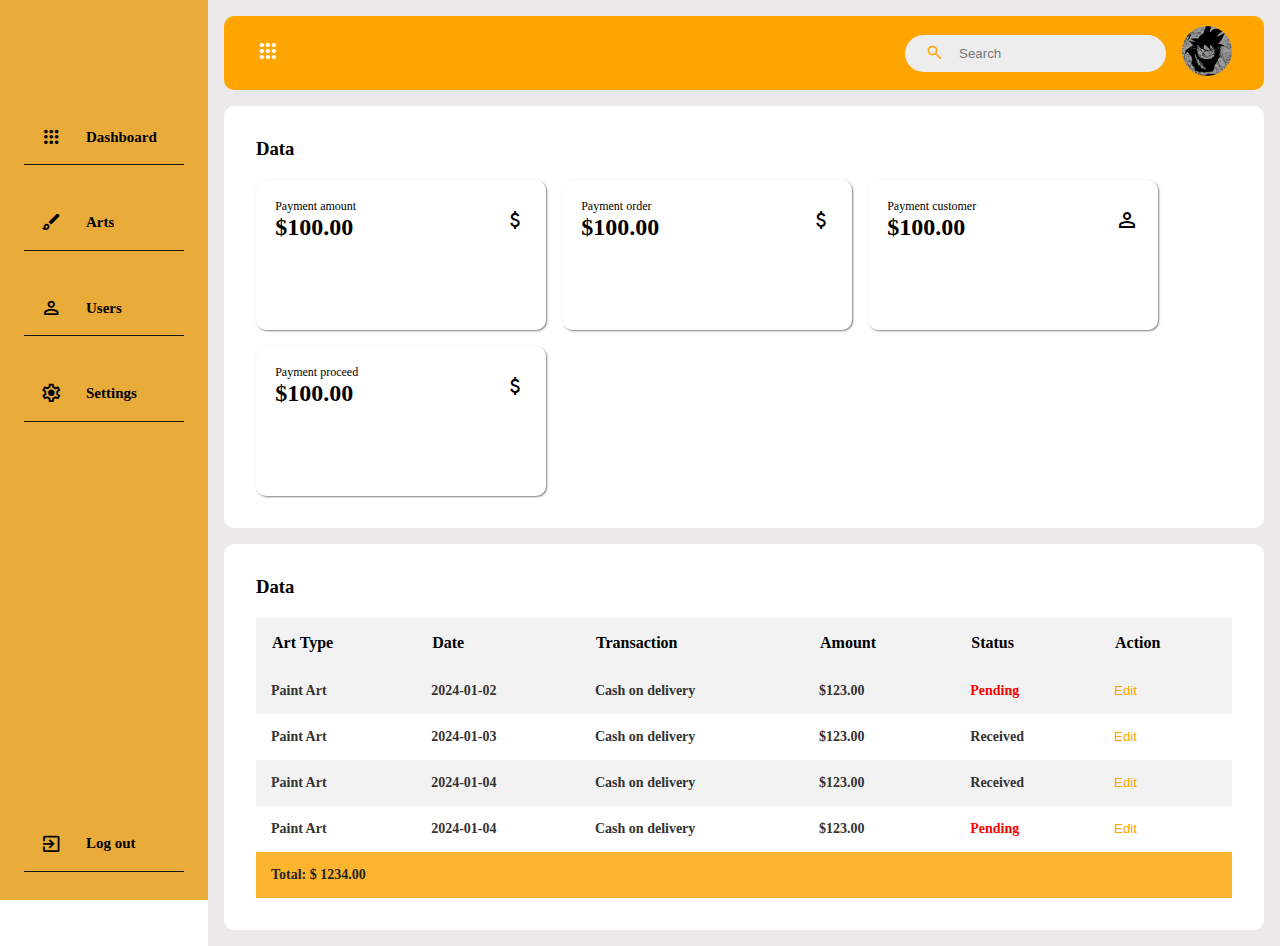
<file: admin/dashboard.html>
<!DOCTYPE html>
<html lang="en">
<head>
    <meta charset="UTF-8">
    <meta name="viewport" content="width=device-width, initial-scale=1.0">
    <title>JoJu- Dashboard</title>
    <link rel="shortcut icon" href="./../images/favicon.svg" type="image/svg+xml">
    <link rel="stylesheet" href="https://fonts.googleapis.com/css2?family=Material+Symbols+Outlined:opsz,wght,FILL,GRAD@24,400,0,0" />
    <link rel="stylesheet" href="style2.css">

</head>
<body>
    <section class="sidebar">
        <div class="logo"></div>
        <ul class="menu">
            <li class="active">
                <a href="#">
                    <!--icon-->
                   <i class="material-symbols-outlined">apps</i>
                   <span>Dashboard</span>
                </a>
            </li>
            <li>
                <a href="index1.html">
                    <!--icon-->
                   <i class="material-symbols-outlined">brush</i>
                   <span>Arts</span>
                </a>
            </li>
            <li>
                <a href="user.html">
                    <!--icon-->
                    <i class="material-symbols-outlined">person</i>
                   <span>Users</span>
                </a>
            </li>
            <li>
                <a href="settings.html">
                   <i class="material-symbols-outlined">settings</i>
                   <span>Settings</span>
                   
                </a>
            </li>
            <li class="logout">
                <a href="#" id="logout">
                    <!--icon-->
                    <i class="material-symbols-outlined">exit_to_app</i>
                   <span>Log out</span>
                </a>
            </li>
            
        </ul>
    </section>

    <section class="main-content">
        <div class="header-wrapper">
            <div class="header-title">
                <i class="material-symbols-outlined">apps</i>
            </div>
            <div class="user-info">
                <div class="search-box">
                <i class="material-symbols-outlined">search</i>
                <input type="text" placeholder="Search">
                </div>
                <a href="admin_profile.html"><img src="goku.jpg" alt="img"></a>
            </div>
        </div>

        <div class="card-container">
            <h3 class="main-title">Data</h3>
            <div class="card-wrapper">
                <div class="payment-card ">
                    <div class="card-header">
                        <div class="amount">
                            <span class="title">Payment amount</span>
                            <span class="amount-value">$100.00</span>
                        </div>
                        <i class="material-symbols-outlined">attach_money</i>
                    </div>
                    
                </div>

                <div class="payment-card ">
                    <div class="card-header">
                        <div class="amount">
                            <span class="title">Payment order</span>
                            <span class="amount-value">$100.00</span>
                        </div>
                          <i class="material-symbols-outlined">attach_money</i>                       
                    </div>
                    
                </div>

                <div class="payment-card ">
                    <div class="card-header">
                        <div class="amount">
                            <span class="title">Payment customer</span>
                            <span class="amount-value">$100.00</span>
                        </div>
                        <i class="material-symbols-outlined">person</i>
                    </div>
                    
                </div>

                <div class="payment-card ">
                    <div class="card-header">
                        <div class="amount">
                            <span class="title">Payment proceed</span>
                            <span class="amount-value">$100.00</span>
                        </div>
                        <i class="material-symbols-outlined">attach_money</i>
                    </div>
                  
                </div>

            </div>
        </div>


        <div class="footer-wrapper">
            <h3 class="main-title">Data</h3>
            <div class="table-container">
                <table>
                    <tr>
                        <th>Art Type</th>
                        <th>Date</th>
                        <th>Transaction</th>
                        <th>Amount</th>
                        <th>Status</th>
                        <th>Action</th>
                    </tr>

                    <tbody>
                        <tr>
                            <td>Paint Art</td>
                            <td>2024-01-02</td>
                            <td>Cash on delivery</td>
                            <td>$123.00</td>
                            
                            <td style="color: red;">Pending</td>
                            <td><button>Edit</button></td>

                        </tr>
                        <tr>
                            <td>
                                Paint Art
                            </td>
                            <td>2024-01-03</td>
                            <td>Cash on delivery</td>
                            <td>$123.00</td>
                            
                            <td>Received</td>
                            <td><button>Edit</button></td>
                        </tr>
                        <tr>
                            <td>
                                Paint Art
                            </td>
                            <td>2024-01-04</td>
                            <td>Cash on delivery</td>
                            <td>$123.00</td>
                            
                            <td>Received</td>
                            <td><button>Edit</button></td>

                        </tr>

                        <tr>
                            <td>
                                Paint Art
                            </td>
                            <td>2024-01-04</td>
                            <td>Cash on delivery</td>
                            <td>$123.00</td>
                            
                            <td style="color: red;">Pending</td>
                            <td><button>Edit</button></td>

                        </tr>
                    </tbody>
                    <tfoot>
                        <tr>
                            <td colspan="7">Total: $ 1234.00</td>
                        </tr>
                    </tfoot>
                </table>
            </div>
        </div>

        
    </section>
    
    <div class="edit-popup">

    </div>

    <div class="popup" id="popup">
        <!--Logo-->
        <img src="/images/headlogo.svg" alt="JOJU's Logo" width="140" height="50">
        <p class="logmsg"><b>Are you sure you want to <span style="color: red;">log out</span>?</b></p>
        <div class="btn-container">
            <button class="btn" id="yes" onclick="LandingPage()">Yes</button>
            <button class="btn" id="no">No</button>
        </div>
    </div>

    <div class="overlay" id="overlay"></div>


    <script>
        const logoutLink = document.getElementById('logout');
        const popup = document.getElementById('popup');
        const overlay = document.getElementById('overlay');
        const yesBtn = document.getElementById('yes');
        const noBtn = document.getElementById('no');

        logoutLink.addEventListener('click', function(e) {
            e.preventDefault();
            popup.style.display = 'block';
            overlay.style.display = 'block';

        });

        yesBtn.addEventListener('click', function() {
            alert('Logged out successfully!');
            popup.style.display = 'none';
            overlay.style.display = 'none';
        });

        noBtn.addEventListener('click', function() {
            popup.style.display = 'none';
            overlay.style.display = 'none';
        });



        function LandingPage() {
            window.location.href='./../index.html'
        }
    </script>
</body>
</html>
</file>
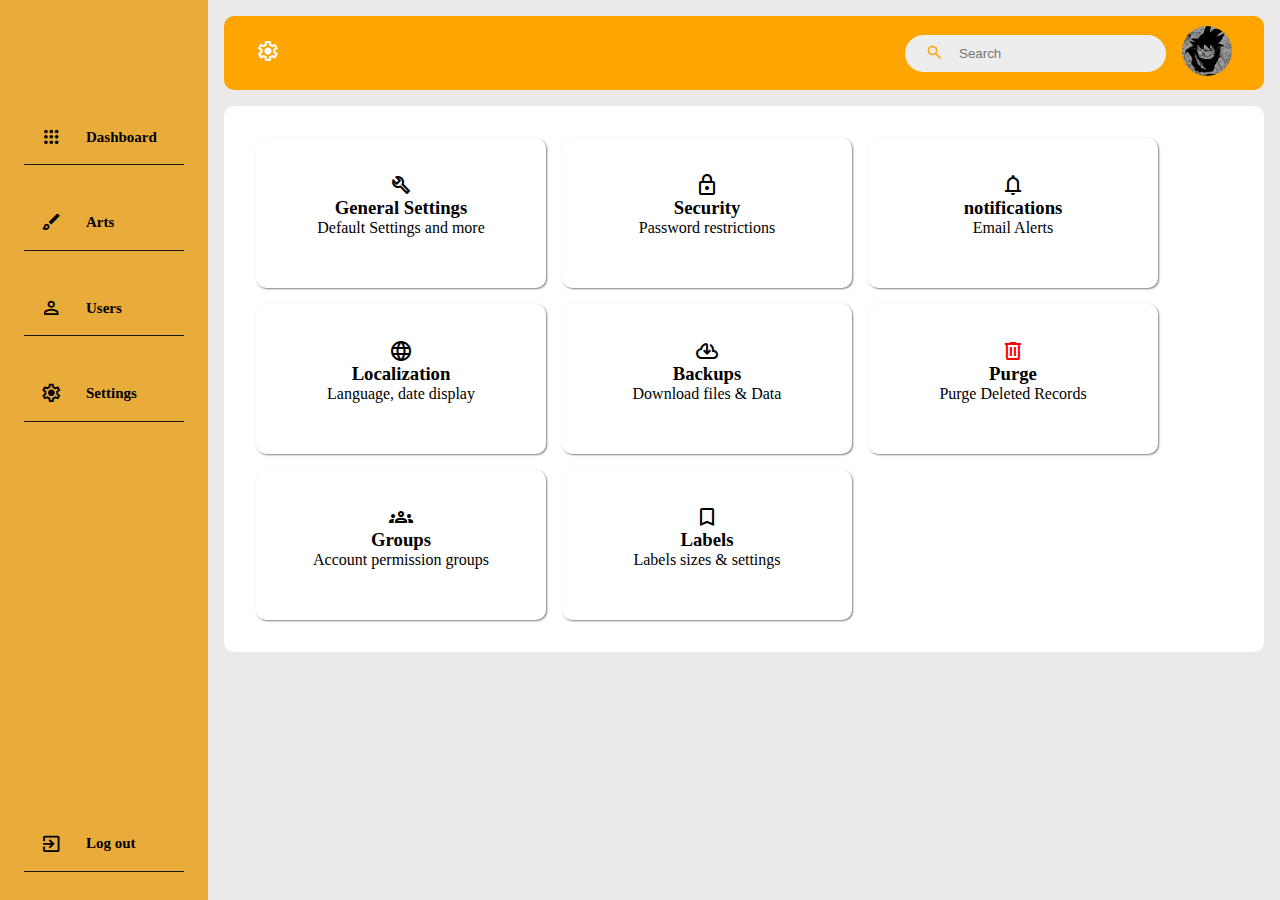
<file: admin/settings.html>
<!DOCTYPE html>
<html lang="en">
<head>
    <meta charset="UTF-8">
    <meta name="viewport" content="width=device-width, initial-scale=1.0">
    <title>Settings</title>
    <link rel="stylesheet" href="https://fonts.googleapis.com/css2?family=Material+Symbols+Outlined:opsz,wght,FILL,GRAD@24,400,0,0" />
    <link rel="stylesheet" href="style2.css">

</head>
<body>
    <section class="sidebar">
        <div class="logo"></div>
        <ul class="menu">
            <li class="active">
                <a href="dashboard.html">
                    <!--icon-->
                   <i class="material-symbols-outlined">apps</i>
                   <span>Dashboard</span>
                </a>
            </li>
            <li>
                <a href="index1.html">
                    <!--icon-->
                   <i class="material-symbols-outlined">brush</i>
                   <span>Arts</span>
                </a>
            </li>
            <li>
                <a href="user.html">
                    <!--icon-->
                    <i class="material-symbols-outlined">person</i>
                   <span>Users</span>
                </a>
            </li>
            <li>
                <a href="#">
                   <i class="material-symbols-outlined">settings</i>
                   <span>Settings</span>
                   
                </a>
            </li>
            <li class="logout">
                <a href="#" id="logout">
                    <!--icon-->
                    <i class="material-symbols-outlined">exit_to_app</i>
                   <span>Log out</span>
                </a>
            </li>
            
        </ul>
    </section>


    <section class="main-content">
        <div class="header-wrapper">
            <div class="header-title">
                <i class="material-symbols-outlined">settings</i>
                
            </div>
            <div class="user-info">
                <div class="search-box">
                <i class="material-symbols-outlined">search</i>
                <input type="text" placeholder="Search">
                </div>
                <a href="admin_profile.html"><img src="goku.jpg" alt="img"></a>
            </div>
        </div>

        <div class="card-container">
            <div class="card-wrapper">
                <div class="payment-card">
                    <div class="card-settings">
                        <i class="material-symbols-outlined">build</i>
                        <h3>General Settings</h3>
                        <p>Default Settings and more</p>

                    </div>
                </div>

                <div class="payment-card">
                    <div class="card-settings">
                        <i class="material-symbols-outlined">lock</i>
                        <h3>Security</h3>
                        <p>Password restrictions</p>
                        
                    </div>
                </div>

                <div class="payment-card">
                    <div class="card-settings">
                        <i class="material-symbols-outlined">notifications</i>
                        <h3>notifications</h3>
                        <p>Email Alerts</p>
                        
                    </div>
                </div>

                <div class="payment-card">
                    <div class="card-settings">
                        <i class="material-symbols-outlined">
                            language
                        </i>
                        <h3>Localization</h3>
                        <p>Language, date display</p>
                        
                    </div>
                </div>

                <div class="payment-card">
                    <div class="card-settings">
                        <span class="material-symbols-outlined">
                            cloud_download
                            </span>
                        <h3>Backups</h3>
                        <p>Download files & Data</p>    
                        
                    </div>
                </div>

                <div class="payment-card">
                    <div class="card-settings">
                        <span class="material-symbols-outlined" style="color: red;">
                            delete
                            </span>
                            <h3>Purge</h3>
                            <p>Purge Deleted Records</p>          
                        
                    </div>
                </div>

                <div class="payment-card">
                    <div class="card-settings">
                        <span class="material-symbols-outlined">
                            groups
                            </span >
                            <h3>Groups</h3>
                            <p>Account permission groups</p>

                        
                    </div>
                </div>

                <div class="payment-card">
                    <div class="card-settings">
                        <span class="material-symbols-outlined">
                            bookmark
                            </span>
                            <h3>Labels</h3>
                        <p>Labels sizes & settings</p>

                        
                    </div>
                </div>
            </div>
        </div>








    <div class="popup" id="popup">
        <!--Logo-->
        <img src="/images/headlogo.svg" alt="JOJU's Logo" width="140" height="50">
        <p class="logmsg"><b>Are you sure you want to <span style="color: red;">log out</span>?</b></p>
        <div class="btn-container">
            <button class="btn" id="yes" onclick="LandingPage()">Yes</button>
            <button class="btn" id="no">No</button>
        </div>
    </div>

    <div class="overlay" id="overlay"></div>

    <script>
        const logoutLink = document.getElementById('logout');
        const popup = document.getElementById('popup');
        const overlay = document.getElementById('overlay');
        const yesBtn = document.getElementById('yes');
        const noBtn = document.getElementById('no');

        logoutLink.addEventListener('click', function(e) {
            e.preventDefault();
            popup.style.display = 'block';
            overlay.style.display = 'block';

        });

        yesBtn.addEventListener('click', function() {
            alert('Logged out successfully!');
            popup.style.display = 'none';
            overlay.style.display = 'none';
        });

        noBtn.addEventListener('click', function() {
            popup.style.display = 'none';
            overlay.style.display = 'none';
        });

        function LandingPage() {
            window.location.href='./../index.html'
        }
    </script>

</body>
</html>
</file>
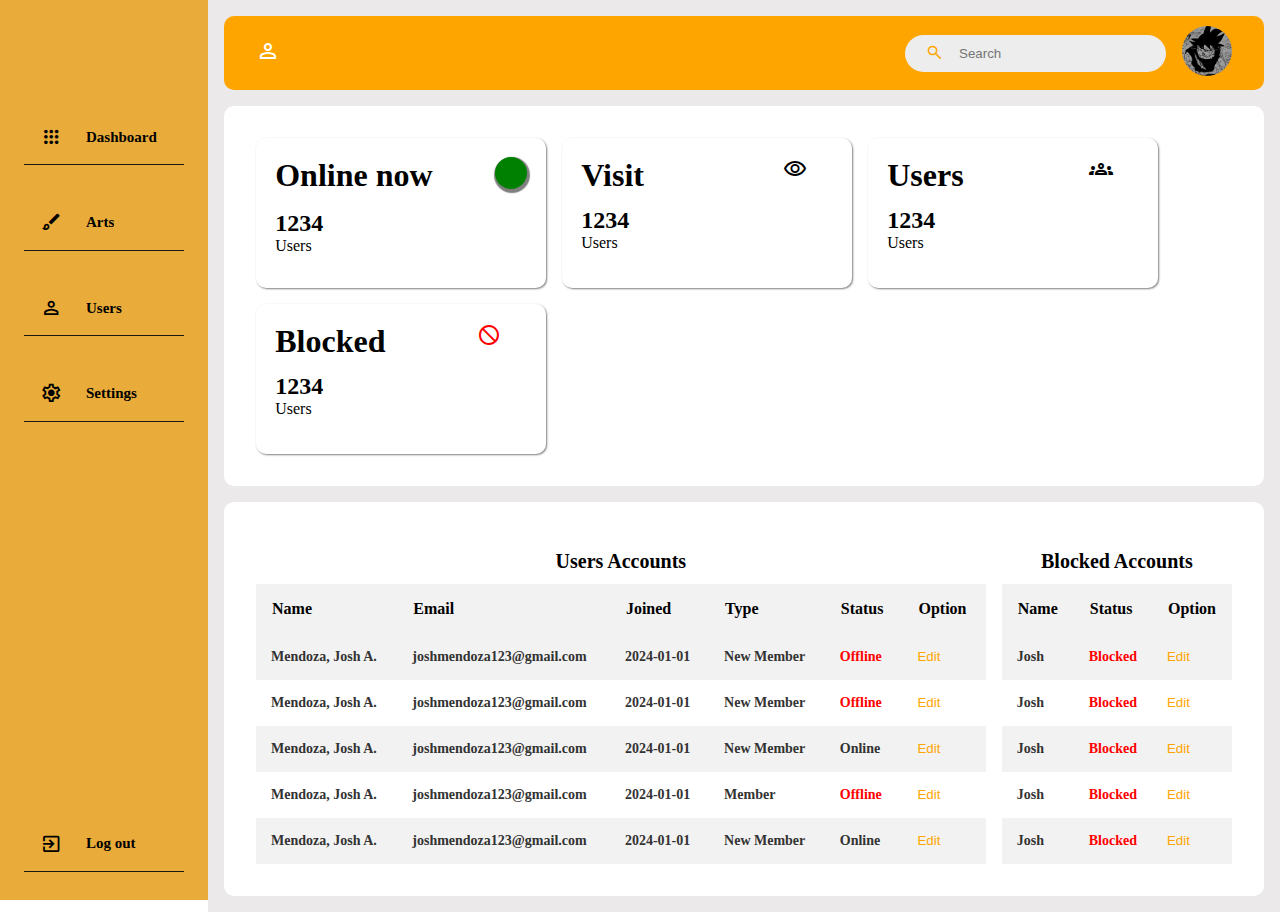
<file: admin/user.html>
<!DOCTYPE html>
<html lang="en">
<head>
    <meta charset="UTF-8">
    <meta name="viewport" content="width=device-width, initial-scale=1.0">
    <title>Joju - Users</title>
    <link rel="shortcut icon" href="./../images/favicon.svg" type="image/svg+xml">
    <link rel="stylesheet" href="https://fonts.googleapis.com/css2?family=Material+Symbols+Outlined:opsz,wght,FILL,GRAD@24,400,0,0" />
    <link rel="stylesheet" href="style2.css">
</head>
<body>
    <section class="sidebar">
        <div class="logo"></div>
        <ul class="menu">
            <li class="active">
                <a href="dashboard.html">
                    <!--icon-->
                   <i class="material-symbols-outlined">apps</i>
                   <span>Dashboard</span>
                </a>
            </li>
            <li>
                <a href="index1.html">
                    <!--icon-->
                   <i class="material-symbols-outlined">brush</i>
                   <span>Arts</span>
                </a>
            </li>
            <li>
                <a href="#">
                    <!--icon-->
                    <i class="material-symbols-outlined">person</i>
                   <span>Users</span>
                </a>
            </li>
            <li>
                <a href="settings.html">
                   <i class="material-symbols-outlined">settings</i>
                   <span>Settings</span>
                   
                </a>
            </li>
            <li class="logout">
                <a href="#" id="logout">
                    <!--icon-->
                    <i class="material-symbols-outlined">exit_to_app</i>
                   <span>Log out</span>
                </a>
            </li>
            
        </ul>
    </section>
    
    <section class="main-content">
        <div class="header-wrapper">
            <div class="header-title">
                <i class="material-symbols-outlined">person</i>
            </div>
            <div class="user-info">
                <div class="search-box">
                <i class="material-symbols-outlined">search</i>
                <input type="text" placeholder="Search">
                </div>
                <a href="admin_profile.html"><img src="goku.jpg" alt="img"></a>
            </div>
        </div>

        <div class="card-container">
            <div class="card-wrapper">

                <div class="payment-card">
                    <div class="head">
                        <h1>Online now</h1>
                        <div class="circle"></div>
                    </div>
                    <div class="card-header">
                        <div class="user-card" style="margin-top: 1rem;">
                            <h2>1234</h2>
                            <span>Users</span>
                        </div>    
                    </div>
                </div>

                <div class="payment-card">
                    <div class="head">
                        <h1>Visit</h1>
                        <i class="material-symbols-outlined">visibility</i>
                    </div>
                    <div class="card-header">
                        <div class="user-card">
                            <h2>1234</h2>
                            <span>Users</span>
                        </div>    
                    </div>
                </div>

                <div class="payment-card">
                    <div class="head">
                        <h1>Users</h1>
                        <i class="material-symbols-outlined">groups</i>
                    </div>
                    <div class="card-header">
                        <div class="user-card">
                            <h2>1234</h2>
                            <span>Users</span>
                        </div>    
                    </div>
                </div>

                <div class="payment-card">
                    <div class="head">
                        <h1>Blocked</h1>
                        <i class="material-symbols-outlined" style="color: red;">block</i>
                    </div>
                    <div class="card-header">
                        <div class="user-card">
                            <h2>1234</h2>
                            <span>Users</span>
                        </div>    
                    </div>
                </div>

            </div>
   
        </div>

        <div class="footer-wrapper">
            <div class="table-new">

                    <div class="table-container">
                        <div class="title-header">Users Accounts</div>
                        <table>
                            <tr>
                                <th>Name</th>
                                <th>Email</th>
                                <th>Joined</th>
                                <th>Type</th>
                                <th>Status</th>
                                <th>Option</th>
                            </tr>

                            <tbody>
                                <tr>
                                    <td>Mendoza, Josh A.</td>
                                    <td>joshmendoza123@gmail.com</td>
                                    <td>2024-01-01</td>
                                    <td>New Member</td>
                                    <td><span style="color: red;">Offline</span></td>
                                    <td><button>Edit</button></td>
                                </tr>

                                <tr>
                                    <td>Mendoza, Josh A.</td>
                                    <td>joshmendoza123@gmail.com</td>
                                    <td>2024-01-01</td>
                                    <td>New Member</td>
                                    <td><span style="color: red;">Offline</span></td>
                                    <td><button>Edit</button></td>
                                </tr>

                                <tr>
                                    <td>Mendoza, Josh A.</td>
                                    <td>joshmendoza123@gmail.com</td>
                                    <td>2024-01-01</td>
                                    <td>New Member</td>
                                    <td>Online</td>
                                    <td><button>Edit</button></td>
                                </tr>

                                <tr>
                                    <td>Mendoza, Josh A.</td>
                                    <td>joshmendoza123@gmail.com</td>
                                    <td>2024-01-01</td>
                                    <td>Member</td>
                                    <td><span style="color: red;">Offline</span></td>
                                    <td><button>Edit</button></td>
                                </tr>

                                <tr>
                                    <td>Mendoza, Josh A.</td>
                                    <td>joshmendoza123@gmail.com</td>
                                    <td>2024-01-01</td>
                                    <td>New Member</td>
                                    <td>Online</td>
                                    <td><button>Edit</button></td>
                                </tr>

                            </tbody>
                        </table>
                    </div>

                    <div class="block-table">
                        <div class="table-container">
                            <div class="title-header">Blocked Accounts</div>
                            <table>
                                <tr>
                                    
                                    <th>Name</th>
                                    <th>Status</th>
                                    <th>Option</th>
                                </tr>

                                <tbody>
                                    <tr>
                                        
                                        <td>Josh</td>
                                        <td><span style="color: red;">Blocked</span></td>
                                        <td><button>Edit</button></td>
                                    </tr>

                                    <tr>
                                        
                                        <td>Josh</td>
                                        <td><span style="color: red;">Blocked</span></td>
                                        <td><button>Edit</button></td>
                                    </tr>

                                    <tr> 
                                        <td>Josh</td>
                                        <td><span style="color: red;">Blocked</span></td>
                                        <td><button>Edit</button></td>
                                    </tr>
                                    <tr> 
                                        <td>Josh</td>
                                        <td><span style="color: red;">Blocked</span></td>
                                        <td><button>Edit</button></td>
                                    </tr>
                                    <tr> 
                                        <td>Josh</td>
                                        <td><span style="color: red;">Blocked</span></td>
                                        <td><button>Edit</button></td>
                                    </tr>
                                </tbody>
                            </table>
                        </div>
                    </div>
            </div>

        </div>
    </section>


    <div class="popup" id="popup">
        <!--Logo-->
        <img src="/images/headlogo.svg" alt="JOJU's Logo" width="140" height="50">
        <p class="logmsg"><b>Are you sure you want to <span style="color: red;">log out</span>?</b></p>
        <div class="btn-container">
            <button class="btn" id="yes" onclick="LandingPage()">Yes</button>
            <button class="btn" id="no">No</button>
        </div>
    </div>

    <div class="overlay" id="overlay"></div>

    <script>
        const logoutLink = document.getElementById('logout');
        const popup = document.getElementById('popup');
        const overlay = document.getElementById('overlay');
        const yesBtn = document.getElementById('yes');
        const noBtn = document.getElementById('no');

        logoutLink.addEventListener('click', function(e) {
            e.preventDefault();
            popup.style.display = 'block';
            overlay.style.display = 'block';

        });

        yesBtn.addEventListener('click', function() {
            alert('Logged out successfully!');
            popup.style.display = 'none';
            overlay.style.display = 'none';
        });

        noBtn.addEventListener('click', function() {
            popup.style.display = 'none';
            overlay.style.display = 'none';
        });



        function LandingPage() {
            window.location.href='./../index.html'
        }
    </script>
</body>
</html>
</file>
<file: admin/style2.css>
@import url('https://fonts.googleapis.com/css2?family=Poppins:ital,wght@0,100;0,200;0,300;0,400;0,500;0,600;0,700;0,800;0,900;1,100;1,200;1,300;1,400;1,500;1,600;1,700;1,800;1,900&display=swap');
* {
    padding: 0;
    margin: 0;
    border: none;
    outline: none;
    box-sizing: border-box;


}

body {
    display: flex;
}

.sidebar {
    position: sticky;
    top: 0;
    left: 0;
    width: 110px;
    height: 100vh;
    padding: 0 1.5rem;
    overflow: hidden;
    transition: all 0.5s linear;
    color: black;
    background-color: rgb(233, 172, 58);
}

.sidebar:hover {
    width: 240px;
    transition: 0.5s;

}

.logo {
    height: 80px;
    padding: 16px;
}

.menu {
    height: 88%;
    position: relative;
    list-style: none;
    padding: 0;
}

.menu li {
    padding: 1rem;
    margin: 30px 0;
    border-bottom: 1px solid black;
    border-bottom-color: rgb(24, 24, 24);
    font-weight: 700;
    transition: all 0.3s ease-in-out;
}

.menu li:hover {
    background: #e0e0e058;
    border-radius: 10px;
    border-bottom: none;
}

.menu a {
    color: black;
    font-size: 15px;
    text-decoration: none;
    display: flex;
    align-items: center;
    gap: 1.5rem;
}

.menu a span {
    overflow: hidden;
}

.menu a i {
    font-size: 1.4rem;
}

.logout {
    position: absolute;
    bottom: 0;
    left: 0;
    width: 100%;
}



/*--MAIN-CONTENT--*/

/*--SIDEBAR--*/




.main-content {
    position: relative;
    background-color: #ebe9e9;
    width: 100%;
    padding: 1rem;
}



.header-wrapper img {
    width: 50px;
    height: 50px;
    cursor: pointer;
    border-radius: 50%;
}

.header-wrapper {
    display: flex;
    justify-content: space-between;
    align-items: center;
    flex-wrap: wrap;
    background-color: orange;
    border-radius: 10px;
    padding: 10px 2rem;
    margin-bottom: 1rem;
}

.header-title {
    color: white;
}

.user-info {
    display: flex;
    align-items: center;
    gap: 1rem;
}

.search-box {
    background: rgb(237, 237, 237);
    border-radius: 20px;
    color: orange;
    font-weight: 500;
    display: flex;
    align-items: center;
    gap: 5px;
    padding: 1px 20px;
}

.search-box input {
    background: transparent;
    padding: 10px;
    
}


.search-box i {
    font-size: 1.2rem;
    cursor: pointer;
    transition: all 0.5s ease-out;
}

.search-box i:hover {
    transform: scale(1.1);
}



.card-container {
    background: #fff;
    padding: 2rem;
    border-radius: 10px;
}

.card-wrapper {
    display: flex;
    flex-wrap: wrap;
    gap: 1rem;
}

.payment-card {
    background: transparent;
    border-radius: 10px;
    padding: 1.2rem;
    width: 290px;
    height: 150px;
    flex-direction: column;
    justify-content: space-between;
    transition: all 0.5s ease-in-out;
    box-shadow: 1px 1px 2px rgba(0, 0, 0, 0.5);
    
}

.payment-card:hover {
    transform: translateY(-5px);
    
}

.card-header {
    display: flex;
    justify-content: space-between;
    align-items: center;
    margin-bottom: 20px;
}

.amount {
    display: flex;
    flex-direction: column;
}

.title {
    font-size: 12px;
    font-weight: 200;
}

.amount-value {
    font-weight: 600;
    font-size: 24px;
}

.icon {
    color: black;
    padding: 1rem;
    height: 60px;
    width: 60px;
    text-align: center;
    border-radius: 50%;
    font-size: 1.5rem;
    background: red;
}

.card-details {
    font-size: 18px;
    color: #777777;
    letter-spacing: 2px;

}

.light-red {
    background: rgb(248, 246, 227);
}

.light-purple {
    background: rgb(151, 231, 225);
}



.light-blue {
    background: rgb(106, 212, 221);}

.dark-green {
    background: green;
}




.main-title {
    margin-bottom: 20px;
}

.footer-wrapper {
    background: white;
    margin-top: 1rem;
    border-radius: 10px;
    padding: 2rem;
    
}

.table-container {
    width: 100%;
}

table {
    width: 100%;
    border-collapse: collapse;

}

thead {
    background: rgba(113, 99, 186, 255);
    color: white;
}


th {
    padding: 1rem;
    text-align: left;
}

tbody {
    background: #f2f2f2;
}

td {
    padding: 15px;
    font-size: 14px;
    color: #333;
    font-weight: bold;
}

tfoot {
    background: rgba(113, 99, 186, 255);
    font-weight: bold;
    color: white;
}

tr:nth-child(even) {
    background: #fff;
}

tfoot td {
    padding: 15px;
    color: rgb(37, 37, 37);
    background-color: rgb(253, 181, 47);
}

.table-container button {
    color: orange;
    background: none;
    cursor: pointer;
}


/*--logout popup--*/

.popup {
    display: none;
    position: fixed;
    top: 50%;
    left: 50%;
    transform: translate(-50%, -50%);
    background-color: white;
    border:  transparent;
    padding: 20px;
    z-index: 1000;
    height: auto;
    border-radius: 10px;
    box-shadow: 2px 3px 3px rgba(0, 0, 0, 0.5);
    
}

.popup img {
    height: 100px;
    width: 100px;
    margin-left: 6rem;
    margin-top: 1rem;
}

.overlay {
    display: none;
    position: fixed;
    top: 0;
    left: 0;
    width: 100%;
    height: 100%;
    background-color: rgba(0, 0, 0, 0.5);
    z-index: 999;
    backdrop-filter: blur(4px);
}

.btn-container {
    text-align: center;
    
}

.logmsg {
    font-size: 20px;
    font-weight: 500;
    margin-top: 50px;
}


.img-card {
    background: transparent;
    border-radius: 10px;
    padding: 1.2rem;
    width: 290px;
    height: auto;
    flex-direction: column;
    justify-content: space-between;
    transition: all 0.5s ease-in-out;
    box-shadow: 0 3px 10px rgba(113, 99, 186, 255);
}

.art-img {
    height: 200px;
    width: 200px;
    padding: 5px;
    border-radius: 10px;
    margin: auto;
}

.img-header {
    display: flex;
    flex-direction: column;
}

.img-value {
    font-weight: 600;
    font-size: 20px;
}

.img-card:hover {
    transform: translateY(-5px);
    
}

.title-wrapper {
    display: flex;
    justify-content: space-between;
    align-items: center;
    
}

.table-wrapper {
    background: white;
    margin-top: 1rem;
    border-radius: 10px;
    padding: 2rem;
    padding-top: 1rem;
}


/*--add_arts_popup--*/

.add-pop {
    display: flex;
    align-items: center;
    justify-content: center;
}

.addform {
    display: none;
    position: fixed;
    height: auto;
    width: auto;
    background-color: white;
    border-radius: 15px;
    overflow: hidden;
    box-shadow: 0 5px 10px rgba(0, 0, 0, 0.5);
    border: none;
    top: 50%;
    left: 50%;
    transform: translate(-50%, -50%);
    z-index: 1000;
    
}

form {
    display: block;
    flex-direction: column;
    box-sizing: border-box;
    padding: 40px;
    height: auto;
    width: auto;
    display: flex;
    gap: 5px;
}

.space {
    display: flex;
    flex-direction: column;
    gap: 5px;
    margin-left: 1rem;

}

.space1 {
    display: flex;
    flex-direction: column;
    gap: 5px;
}

.bla {
    display: flex;
    justify-content: space-between;
    gap: 1rem;

}

textarea {
    margin-top: 1.5rem;
    width: 100%;
    height: 100%;
    min-height: 2lh;
    max-height: 5lh;
    box-shadow: 1px 1px 2px rgba(0, 0, 0, 0.5);
    border-radius: 5px;
    padding: 0.5rem;
}


.addform input {
    box-shadow: 2px 3px 3px rgba(0, 0, 0, 0.5);
    background-color: transparent;
    height: 40px;
    padding: 0 20px;
    border: none;
    font-weight: bold;
    border-radius: 10px;
    line-height: 40px;
}

.addform label {
    text-transform: uppercase;
    letter-spacing: 1px;
    font-weight: bold;
    font-size: 12px;
    line-height: 1rem;
}

.addform h3 {
    font-size: 25px;
    letter-spacing: 2px;
    text-align: center;
    margin-top: 2rem;
}


/*--ADMIN--*/

.admin-img {
    border: none;
    padding: 1.5rem;
    
}

.admin-img button{
    margin-left: 50px;
}

.admin-img img {
    height: 150px;
    width: 150px;
    border-radius: 50%;
    border: solid black 5px;
    margin-bottom: 1rem;
}

.admin-info {
    display: flex;
    flex-direction: column;
    line-height: 30px;
}



.admin-container {
    display: flex;
    gap: 10rem;
    margin-left: 50px;
}


.admin-acc {
    padding: 1rem;
    gap: 1rem;
    display: flex;
    justify-content: space-around;
}

.admin-acc input {
    border: solid rgb(138, 128, 128) 1px;
    border-radius: 5px;
    width: 300px;
    height: 20px;
    font-size: 12px;
    padding: 12px;
    
}

.admin-acc label {
    letter-spacing: 1px;
    font-weight: bold;
}

.info-1, .info-2 {
    display: flex;
    flex-direction: column;
    gap: 0.5rem;
    font-weight: 300;

}

.card-settings {
    display: flex;
    flex-direction: column;
    align-items: center;
    justify-content: center;
    margin-top: 1rem;
}


/*--BUTTONS--*/

.edit-pic {
    display: flex;
    justify-content: space-evenly; 
    background-color: transparent;
    cursor: pointer;
    width: 50px;
    border-radius: 10px;
    border: none;
    padding: 5px;
    box-shadow: 1px 2px 1px 1px rgba(0, 0, 0, 0.5);
}

.edit-pic:hover {
    background-color: orange;
    color: black;
}

.add-btn {
    width: 100px;
    margin: 10px;
    padding: 10px 20px;
    border: none;
    cursor: pointer;
    background-color: orange;
    color: black;
    border-radius: 5px;
    box-shadow: 2px 3px 3px rgba(0, 0, 0, 0.5);
    margin-top: 15px;
}

.add-btn:hover {
    background-color: black;
    color: orange;
    
}

.save-btn {
    display: flex;
    align-items: center;
    border: solid black 1px;
    height: 30px;
    padding: 1rem;
    border-radius: 10px;
    background-color: orange;
    color: black;
    border: none;
    box-shadow: 2px 3px 3px rgba(0, 0, 0, 0.5);
    cursor: pointer;

}

.save-btn:hover {
    color: orange;
    background-color: black;
}

.btn {
    margin: 10px;
    padding: 10px 20px;
    border: none;
    cursor: pointer;
    background-color: orange;
    color: black;
    border-radius: 5px;
    box-shadow: 2px 3px 3px rgba(0, 0, 0, 0.5);
    margin-top: 15px;
}

.btn:hover {
    background-color: black;
    color: orange;
    
}


.user-card {
    display: flex;
    flex-direction: column; 
}

.circle {
    height: 20px;
    width: 20px;
    border-radius: 50%;
    background-color: green;
    padding: 1rem;
    box-shadow: 1px 2px 1px 2px rgba(0, 0, 0, 0.5);
    
}

.head {
    display: flex;
    justify-content: space-between;
}

.head i {
    height: 50px;
    width: 50px;
    
}

.table-new {
    display: flex;
    justify-content: space-between;
    gap: 1rem;
}

.title-header {
    font-size: 20px;
    font-weight: bold;
    background-color: none;
    height: 50px;
    padding: 1rem;
    text-align: center;
}



@media screen and (max-width: 767px) {
    .sidebar{
      width: 100px;
      height: auto;
      position: sticky;
    }
    
    .payment-card{
        width: 276px;
    }
    
  }
</file>
